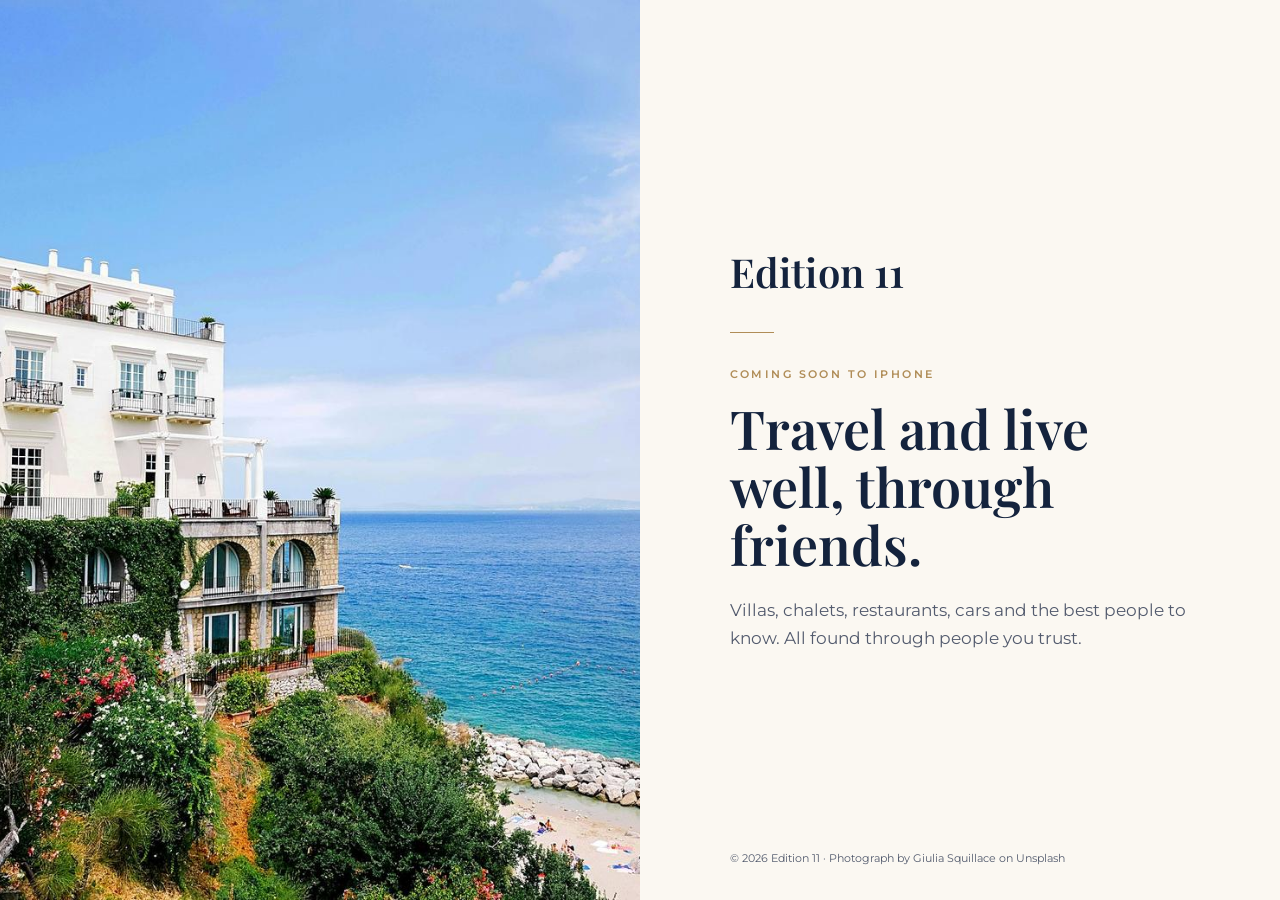
<file: index.html>
<!doctype html>
<html lang="en-GB">
  <head>
    <meta charset="utf-8" />
    <meta name="viewport" content="width=device-width, initial-scale=1, viewport-fit=cover" />
    <title>Edition 11</title>
    <meta name="description" content="Travel and live well, through friends. Villas, chalets, restaurants, cars and the best people to know, all found through people you trust. Coming soon to iPhone." />
    <meta name="theme-color" content="#0B1424" />
    <meta property="og:type" content="website" />
    <meta property="og:site_name" content="Edition 11" />
    <meta property="og:title" content="Edition 11" />
    <meta property="og:description" content="Travel and live well, through friends. Coming soon to iPhone." />
    <meta name="twitter:card" content="summary_large_image" />
    <meta property="og:url" content="https://edition11.com/" />
    <meta property="og:image" content="https://edition11.com/og.jpg" />
    <meta property="og:image:width" content="1200" />
    <meta property="og:image:height" content="630" />
    <meta property="og:image:alt" content="Edition 11: travel and live well, through friends" />
    <link rel="canonical" href="https://edition11.com/" />
    <link rel="icon" href="favicon.svg" type="image/svg+xml" />
    <link rel="apple-touch-icon" href="apple-touch-icon.png" />
    <link rel="preload" href="fonts/playfair-600.woff2" as="font" type="font/woff2" crossorigin />
    <link rel="preload" href="fonts/montserrat-400.woff2" as="font" type="font/woff2" crossorigin />
    <link rel="stylesheet" href="style.css" />
  </head>
  <body>
    <main class="page">
      <div class="photo">
        <img
          src="images/villa-1170.jpg"
          srcset="images/villa-750.jpg 750w, images/villa-1170.jpg 1170w"
          sizes="(min-width: 900px) 50vw, 100vw"
          width="1170"
          height="1622"
          alt="A white villa above the sea"
          fetchpriority="high"
        />
      </div>
      <div class="panel">
        <h1 class="wordmark">Edition 11</h1>
        <div class="rule"></div>
        <div class="words">
          <p class="kicker">Coming soon to iPhone</p>
          <h2 class="headline">Travel and live well, through friends.</h2>
          <p class="line">Villas, chalets, restaurants, cars and the best people to know. All found through people you trust.</p>
          <p class="foot">© 2026 Edition 11 · Photograph by Giulia Squillace on Unsplash</p>
        </div>
      </div>
    </main>
  </body>
</html>
</file>
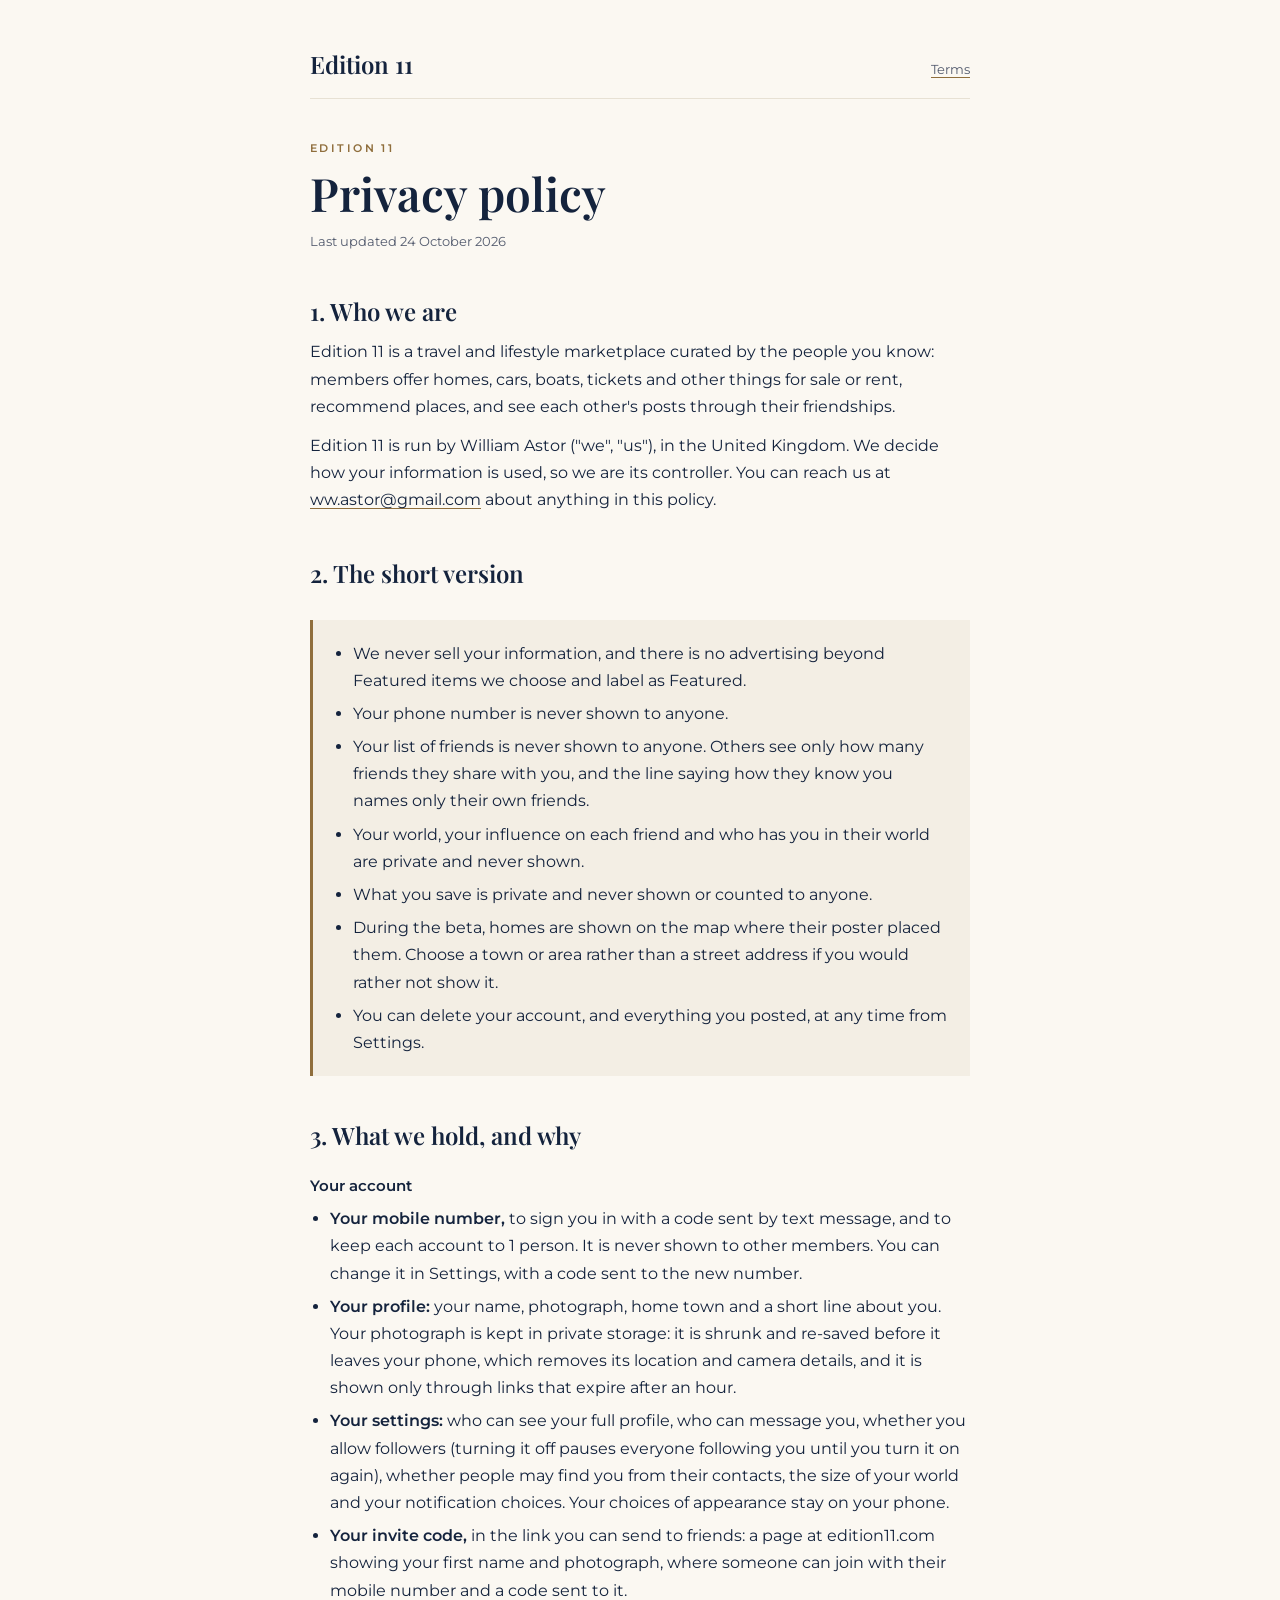
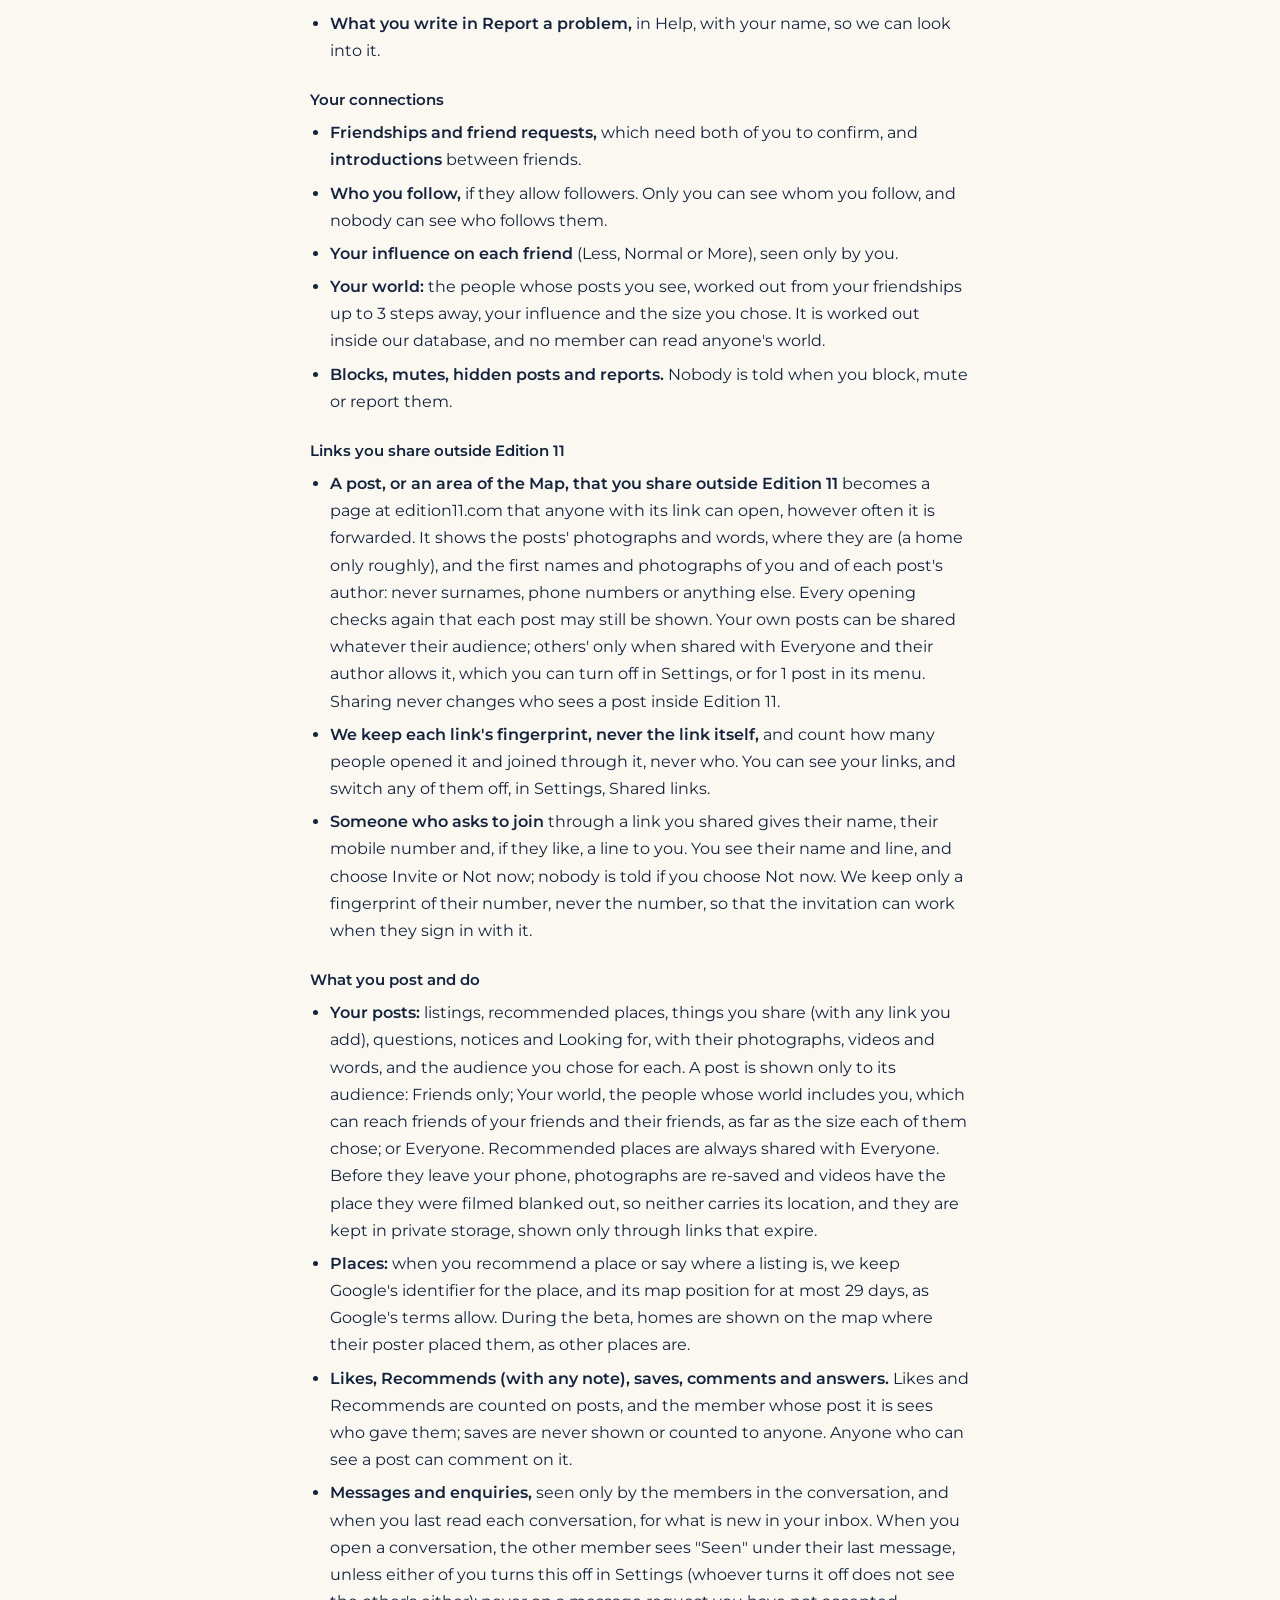
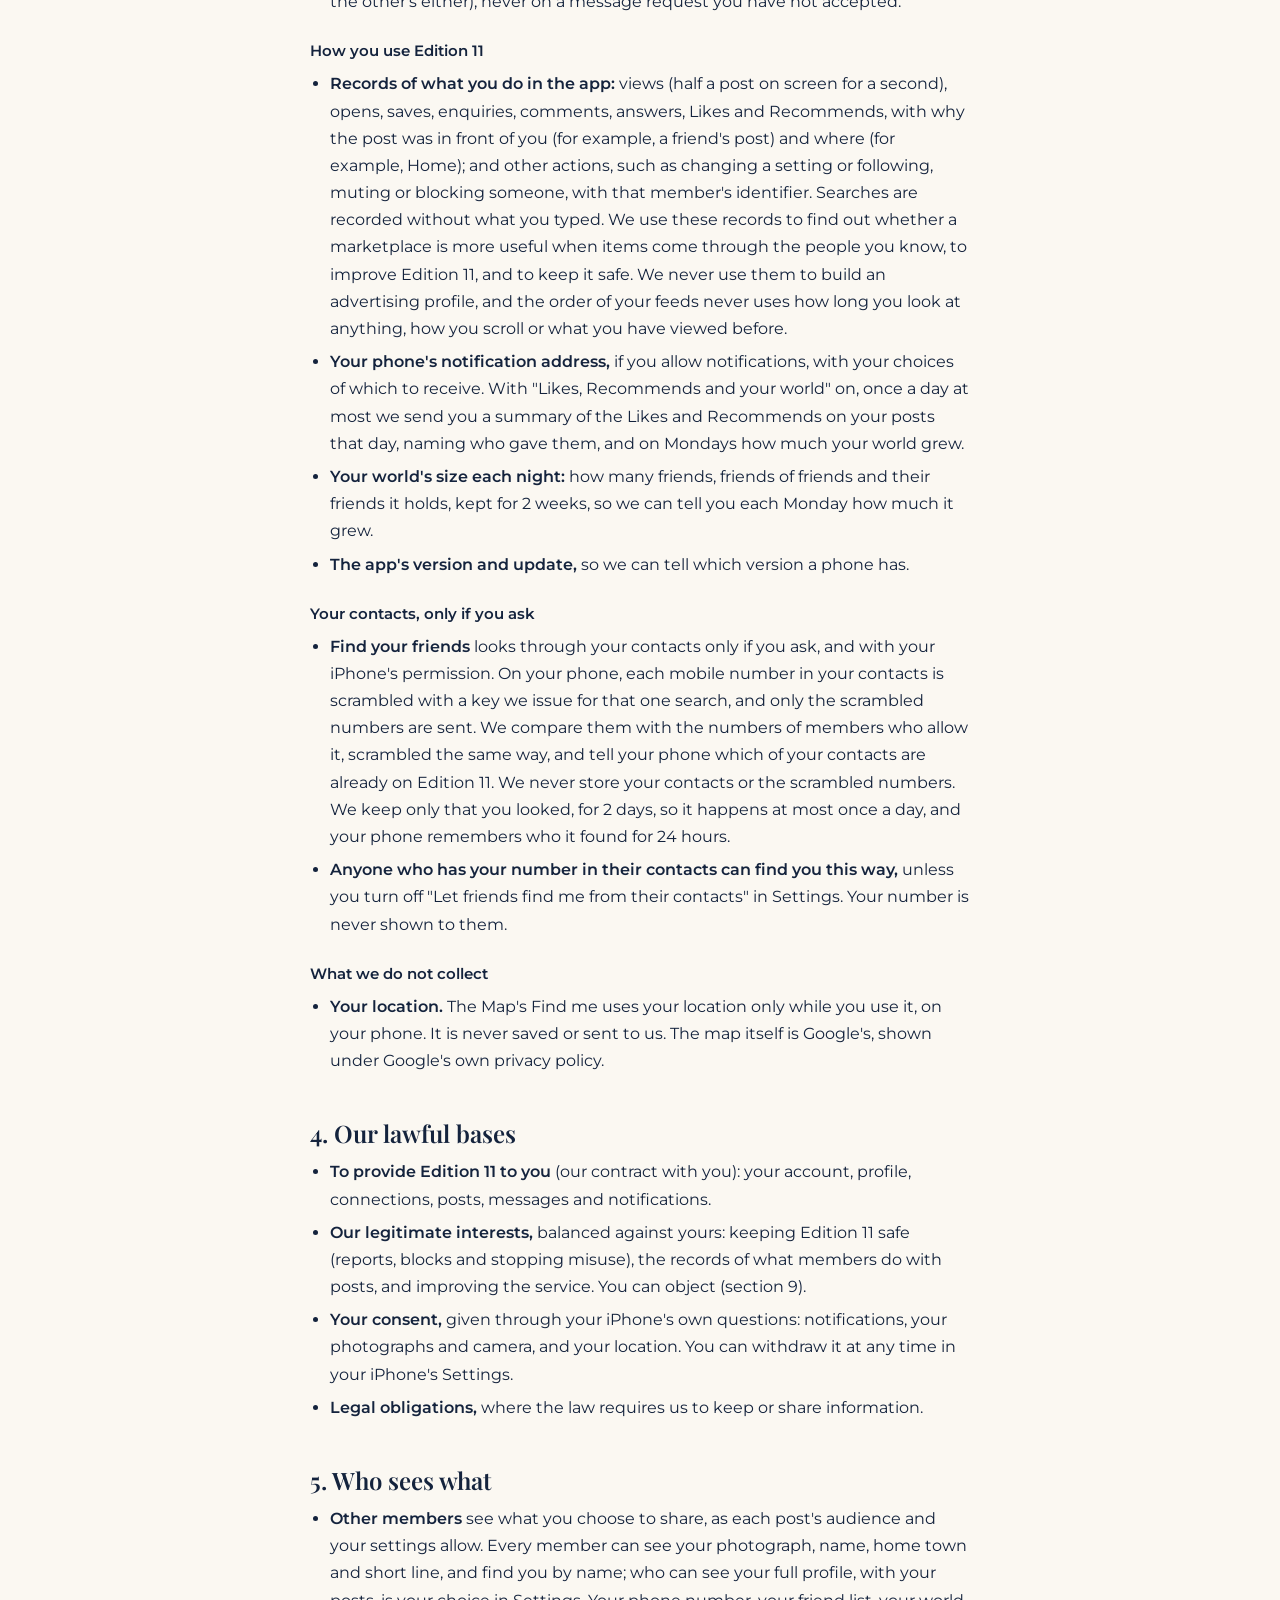
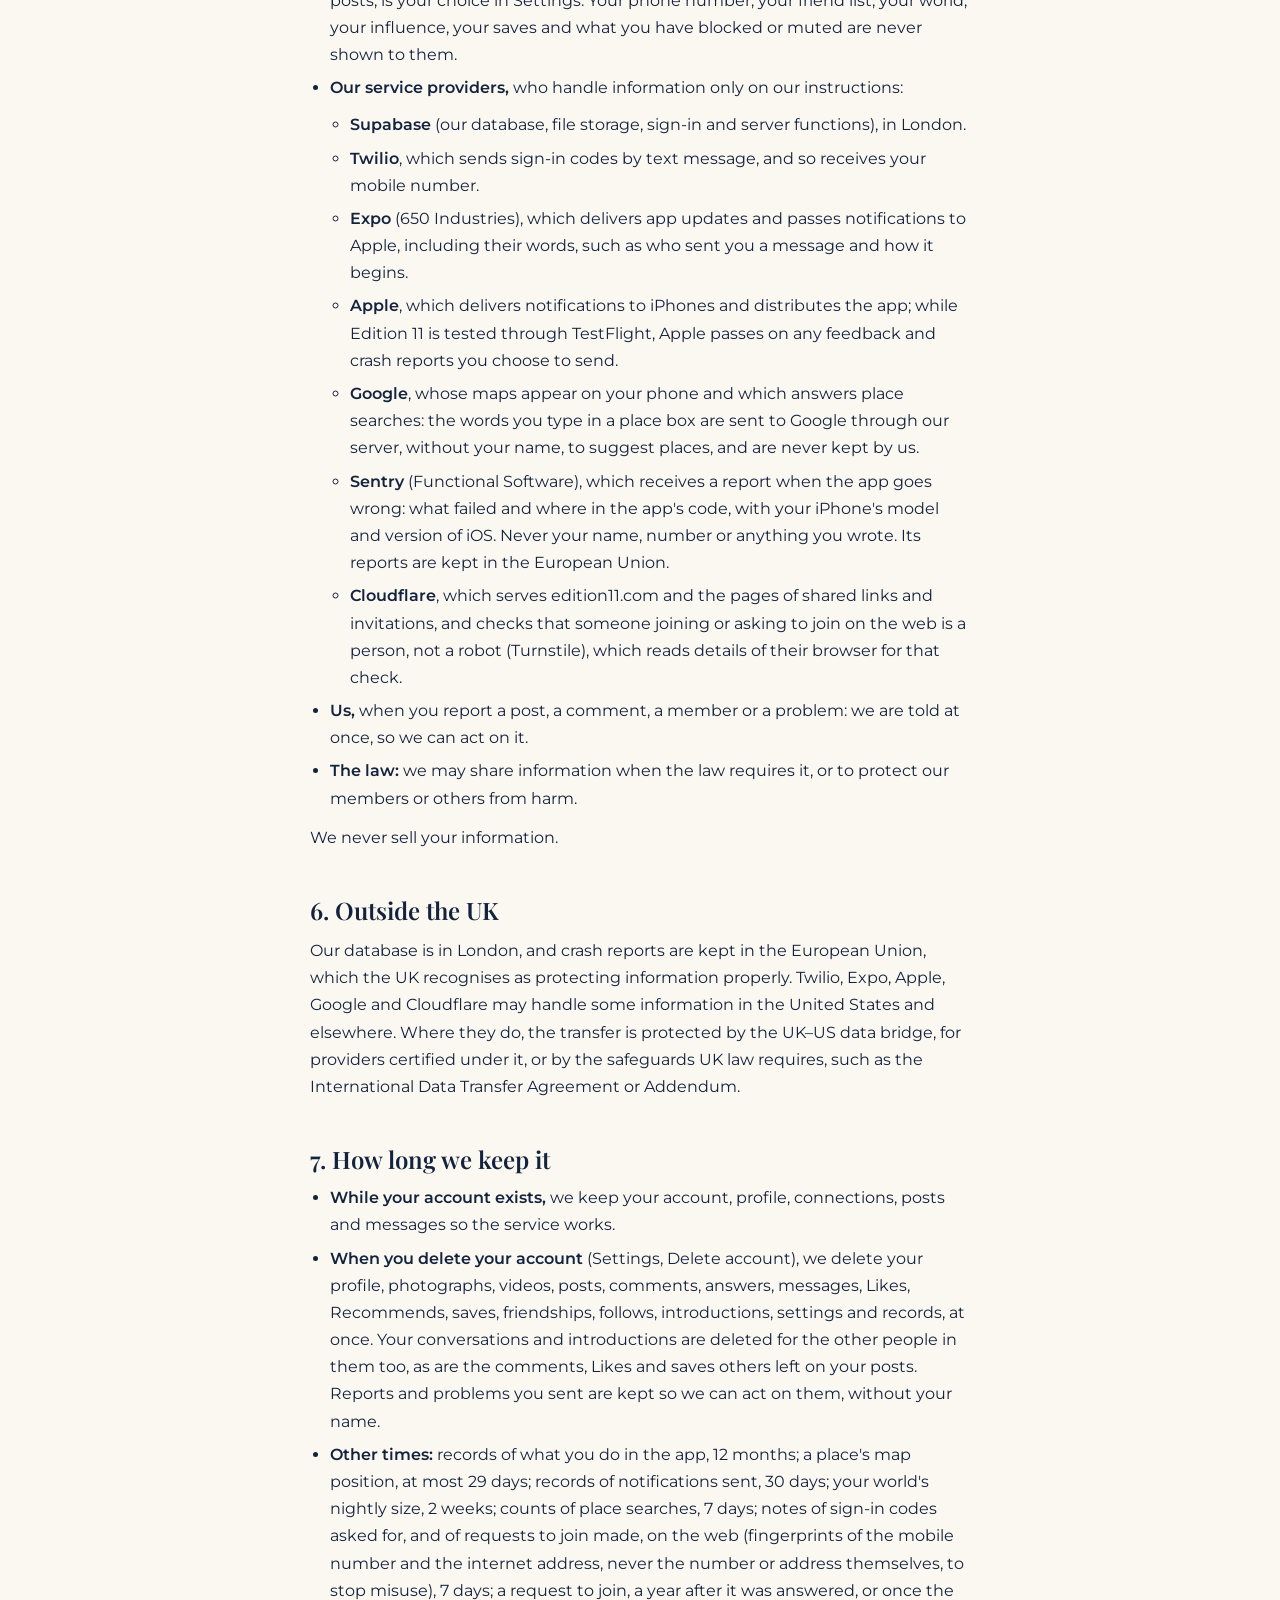
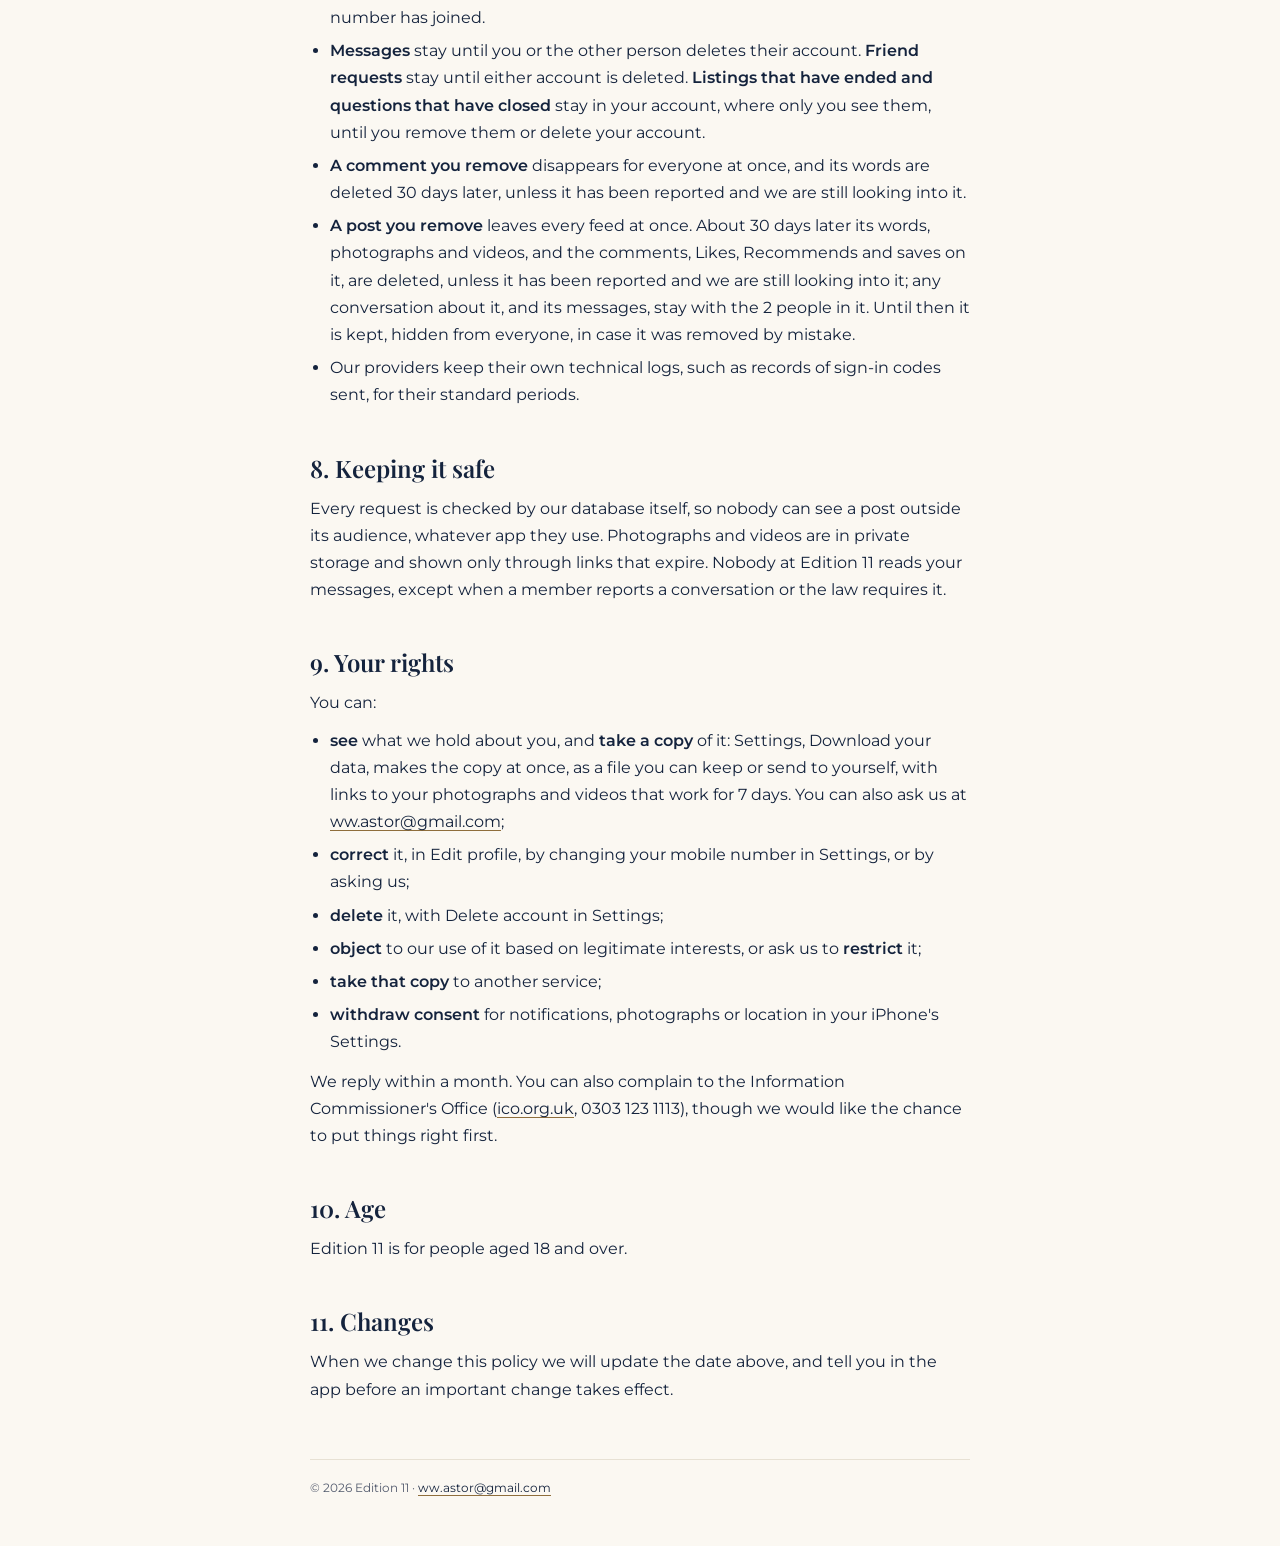
<file: privacy/index.html>
<!doctype html>
<html lang="en-GB">
  <head>
    <meta charset="utf-8" />
    <meta name="viewport" content="width=device-width, initial-scale=1, viewport-fit=cover" />
    <title>Privacy policy · Edition 11</title>
    <meta name="description" content="How Edition 11 looks after your information." />
    <meta name="theme-color" content="#0B1424" />
    <link rel="canonical" href="https://edition11.com/privacy/" />
    <link rel="icon" href="/favicon.svg" type="image/svg+xml" />
    <link rel="apple-touch-icon" href="/apple-touch-icon.png" />
    <link rel="preload" href="/fonts/playfair-600.woff2" as="font" type="font/woff2" crossorigin />
    <link rel="preload" href="/fonts/montserrat-400.woff2" as="font" type="font/woff2" crossorigin />
    <link rel="stylesheet" href="/doc.css" />
  </head>
  <body>
    <main class="doc">
      <div class="top">
        <a class="wordmark" href="/">Edition 11</a>
        <a class="other" href="/terms/">Terms</a>
      </div>
      <p class="kicker">Edition 11</p>
      <h1>Privacy policy</h1>
      <p class="updated">Last updated 24 October 2026</p>
<h2>1. Who we are</h2>
<p>Edition 11 is a travel and lifestyle marketplace curated by the people you know: members offer homes, cars, boats, tickets and other things for sale or rent, recommend places, and see each other's posts through their friendships.</p>
<p>Edition 11 is run by William Astor ("we", "us"), in the United Kingdom. We decide how your information is used, so we are its controller. You can reach us at <a href="mailto:ww.astor@gmail.com">ww.astor@gmail.com</a> about anything in this policy.</p>
<h2>2. The short version</h2>
<div class="summary">
<ul><li>
We never sell your information, and there is no advertising beyond Featured items we choose and label as Featured.
</li><li>
Your phone number is never shown to anyone.
</li><li>
Your list of friends is never shown to anyone. Others see only how many friends they share with you, and the line saying how they know you names only their own friends.
</li><li>
Your world, your influence on each friend and who has you in their world are private and never shown.
</li><li>
What you save is private and never shown or counted to anyone.
</li><li>
During the beta, homes are shown on the map where their poster placed them. Choose a town or area rather than a street address if you would rather not show it.
</li><li>
You can delete your account, and everything you posted, at any time from Settings.
</li></ul>
</div>
<h2>3. What we hold, and why</h2>
<h3>Your account</h3>
<ul><li>
<strong>Your mobile number,</strong> to sign you in with a code sent by text message, and to keep each account to 1 person. It is never shown to other members. You can change it in Settings, with a code sent to the new number.
</li><li>
<strong>Your profile:</strong> your name, photograph, home town and a short line about you. Your photograph is kept in private storage: it is shrunk and re-saved before it leaves your phone, which removes its location and camera details, and it is shown only through links that expire after an hour.
</li><li>
<strong>Your settings:</strong> who can see your full profile, who can message you, whether you allow followers (turning it off pauses everyone following you until you turn it on again), whether people may find you from their contacts, the size of your world and your notification choices. Your choices of appearance stay on your phone.
</li><li>
<strong>Your invite code,</strong> in the link you can send to friends: a page at edition11.com showing your first name and photograph, where someone can join with their mobile number and a code sent to it.
</li><li>
<strong>What you write in Report a problem,</strong> in Help, with your name, so we can look into it.
</li></ul>
<h3>Your connections</h3>
<ul><li>
<strong>Friendships and friend requests,</strong> which need both of you to confirm, and <strong>introductions</strong> between friends.
</li><li>
<strong>Who you follow,</strong> if they allow followers. Only you can see whom you follow, and nobody can see who follows them.
</li><li>
<strong>Your influence on each friend</strong> (Less, Normal or More), seen only by you.
</li><li>
<strong>Your world:</strong> the people whose posts you see, worked out from your friendships up to 3 steps away, your influence and the size you chose. It is worked out inside our database, and no member can read anyone's world.
</li><li>
<strong>Blocks, mutes, hidden posts and reports.</strong> Nobody is told when you block, mute or report them.
</li></ul>
<h3>Links you share outside Edition 11</h3>
<ul><li>
<strong>A post, or an area of the Map, that you share outside Edition 11</strong> becomes a page at edition11.com that anyone with its link can open, however often it is forwarded. It shows the posts' photographs and words, where they are (a home only roughly), and the first names and photographs of you and of each post's author: never surnames, phone numbers or anything else. Every opening checks again that each post may still be shown. Your own posts can be shared whatever their audience; others' only when shared with Everyone and their author allows it, which you can turn off in Settings, or for 1 post in its menu. Sharing never changes who sees a post inside Edition 11.
</li><li>
<strong>We keep each link's fingerprint, never the link itself,</strong> and count how many people opened it and joined through it, never who. You can see your links, and switch any of them off, in Settings, Shared links.
</li><li>
<strong>Someone who asks to join</strong> through a link you shared gives their name, their mobile number and, if they like, a line to you. You see their name and line, and choose Invite or Not now; nobody is told if you choose Not now. We keep only a fingerprint of their number, never the number, so that the invitation can work when they sign in with it.
</li></ul>
<h3>What you post and do</h3>
<ul><li>
<strong>Your posts:</strong> listings, recommended places, things you share (with any link you add), questions, notices and Looking for, with their photographs, videos and words, and the audience you chose for each. A post is shown only to its audience: Friends only; Your world, the people whose world includes you, which can reach friends of your friends and their friends, as far as the size each of them chose; or Everyone. Recommended places are always shared with Everyone. Before they leave your phone, photographs are re-saved and videos have the place they were filmed blanked out, so neither carries its location, and they are kept in private storage, shown only through links that expire.
</li><li>
<strong>Places:</strong> when you recommend a place or say where a listing is, we keep Google's identifier for the place, and its map position for at most 29 days, as Google's terms allow. During the beta, homes are shown on the map where their poster placed them, as other places are.
</li><li>
<strong>Likes, Recommends (with any note), saves, comments and answers.</strong> Likes and Recommends are counted on posts, and the member whose post it is sees who gave them; saves are never shown or counted to anyone. Anyone who can see a post can comment on it.
</li><li>
<strong>Messages and enquiries,</strong> seen only by the members in the conversation, and when you last read each conversation, for what is new in your inbox. When you open a conversation, the other member sees "Seen" under their last message, unless either of you turns this off in Settings (whoever turns it off does not see the other's either); never on a message request you have not accepted.
</li></ul>
<h3>How you use Edition 11</h3>
<ul><li>
<strong>Records of what you do in the app:</strong> views (half a post on screen for a second), opens, saves, enquiries, comments, answers, Likes and Recommends, with why the post was in front of you (for example, a friend's post) and where (for example, Home); and other actions, such as changing a setting or following, muting or blocking someone, with that member's identifier. Searches are recorded without what you typed. We use these records to find out whether a marketplace is more useful when items come through the people you know, to improve Edition 11, and to keep it safe. We never use them to build an advertising profile, and the order of your feeds never uses how long you look at anything, how you scroll or what you have viewed before.
</li><li>
<strong>Your phone's notification address,</strong> if you allow notifications, with your choices of which to receive. With "Likes, Recommends and your world" on, once a day at most we send you a summary of the Likes and Recommends on your posts that day, naming who gave them, and on Mondays how much your world grew.
</li><li>
<strong>Your world's size each night:</strong> how many friends, friends of friends and their friends it holds, kept for 2 weeks, so we can tell you each Monday how much it grew.
</li><li>
<strong>The app's version and update,</strong> so we can tell which version a phone has.
</li></ul>
<h3>Your contacts, only if you ask</h3>
<ul><li>
<strong>Find your friends</strong> looks through your contacts only if you ask, and with your iPhone's permission. On your phone, each mobile number in your contacts is scrambled with a key we issue for that one search, and only the scrambled numbers are sent. We compare them with the numbers of members who allow it, scrambled the same way, and tell your phone which of your contacts are already on Edition 11. We never store your contacts or the scrambled numbers. We keep only that you looked, for 2 days, so it happens at most once a day, and your phone remembers who it found for 24 hours.
</li><li>
<strong>Anyone who has your number in their contacts can find you this way,</strong> unless you turn off "Let friends find me from their contacts" in Settings. Your number is never shown to them.
</li></ul>
<h3>What we do not collect</h3>
<ul><li>
<strong>Your location.</strong> The Map's Find me uses your location only while you use it, on your phone. It is never saved or sent to us. The map itself is Google's, shown under Google's own privacy policy.
</li></ul>
<h2>4. Our lawful bases</h2>
<ul><li>
<strong>To provide Edition 11 to you</strong> (our contract with you): your account, profile, connections, posts, messages and notifications.
</li><li>
<strong>Our legitimate interests,</strong> balanced against yours: keeping Edition 11 safe (reports, blocks and stopping misuse), the records of what members do with posts, and improving the service. You can object (section 9).
</li><li>
<strong>Your consent,</strong> given through your iPhone's own questions: notifications, your photographs and camera, and your location. You can withdraw it at any time in your iPhone's Settings.
</li><li>
<strong>Legal obligations,</strong> where the law requires us to keep or share information.
</li></ul>
<h2>5. Who sees what</h2>
<ul><li>
<strong>Other members</strong> see what you choose to share, as each post's audience and your settings allow. Every member can see your photograph, name, home town and short line, and find you by name; who can see your full profile, with your posts, is your choice in Settings. Your phone number, your friend list, your world, your influence, your saves and what you have blocked or muted are never shown to them.
</li><li>
<strong>Our service providers,</strong> who handle information only on our instructions:
<ul><li>
<strong>Supabase</strong> (our database, file storage, sign-in and server functions), in London.
</li><li>
<strong>Twilio</strong>, which sends sign-in codes by text message, and so receives your mobile number.
</li><li>
<strong>Expo</strong> (650 Industries), which delivers app updates and passes notifications to Apple, including their words, such as who sent you a message and how it begins.
</li><li>
<strong>Apple</strong>, which delivers notifications to iPhones and distributes the app; while Edition 11 is tested through TestFlight, Apple passes on any feedback and crash reports you choose to send.
</li><li>
<strong>Google</strong>, whose maps appear on your phone and which answers place searches: the words you type in a place box are sent to Google through our server, without your name, to suggest places, and are never kept by us.
</li><li>
<strong>Sentry</strong> (Functional Software), which receives a report when the app goes wrong: what failed and where in the app's code, with your iPhone's model and version of iOS. Never your name, number or anything you wrote. Its reports are kept in the European Union.
</li><li>
<strong>Cloudflare</strong>, which serves edition11.com and the pages of shared links and invitations, and checks that someone joining or asking to join on the web is a person, not a robot (Turnstile), which reads details of their browser for that check.
</li></ul>
</li><li>
<strong>Us,</strong> when you report a post, a comment, a member or a problem: we are told at once, so we can act on it.
</li><li>
<strong>The law:</strong> we may share information when the law requires it, or to protect our members or others from harm.
</li></ul>
<p>We never sell your information.</p>
<h2>6. Outside the UK</h2>
<p>Our database is in London, and crash reports are kept in the European Union, which the UK recognises as protecting information properly. Twilio, Expo, Apple, Google and Cloudflare may handle some information in the United States and elsewhere. Where they do, the transfer is protected by the UK–US data bridge, for providers certified under it, or by the safeguards UK law requires, such as the International Data Transfer Agreement or Addendum.</p>
<h2>7. How long we keep it</h2>
<ul><li>
<strong>While your account exists,</strong> we keep your account, profile, connections, posts and messages so the service works.
</li><li>
<strong>When you delete your account</strong> (Settings, Delete account), we delete your profile, photographs, videos, posts, comments, answers, messages, Likes, Recommends, saves, friendships, follows, introductions, settings and records, at once. Your conversations and introductions are deleted for the other people in them too, as are the comments, Likes and saves others left on your posts. Reports and problems you sent are kept so we can act on them, without your name.
</li><li>
<strong>Other times:</strong> records of what you do in the app, 12 months; a place's map position, at most 29 days; records of notifications sent, 30 days; your world's nightly size, 2 weeks; counts of place searches, 7 days; notes of sign-in codes asked for, and of requests to join made, on the web (fingerprints of the mobile number and the internet address, never the number or address themselves, to stop misuse), 7 days; a request to join, a year after it was answered, or once the number has joined.
</li><li>
<strong>Messages</strong> stay until you or the other person deletes their account. <strong>Friend requests</strong> stay until either account is deleted. <strong>Listings that have ended and questions that have closed</strong> stay in your account, where only you see them, until you remove them or delete your account.
</li><li>
<strong>A comment you remove</strong> disappears for everyone at once, and its words are deleted 30 days later, unless it has been reported and we are still looking into it.
</li><li>
<strong>A post you remove</strong> leaves every feed at once. About 30 days later its words, photographs and videos, and the comments, Likes, Recommends and saves on it, are deleted, unless it has been reported and we are still looking into it; any conversation about it, and its messages, stay with the 2 people in it. Until then it is kept, hidden from everyone, in case it was removed by mistake.
</li><li>
Our providers keep their own technical logs, such as records of sign-in codes sent, for their standard periods.
</li></ul>
<h2>8. Keeping it safe</h2>
<p>Every request is checked by our database itself, so nobody can see a post outside its audience, whatever app they use. Photographs and videos are in private storage and shown only through links that expire. Nobody at Edition 11 reads your messages, except when a member reports a conversation or the law requires it.</p>
<h2>9. Your rights</h2>
<p>You can:</p>
<ul><li>
<strong>see</strong> what we hold about you, and <strong>take a copy</strong> of it: Settings, Download your data, makes the copy at once, as a file you can keep or send to yourself, with links to your photographs and videos that work for 7 days. You can also ask us at <a href="mailto:ww.astor@gmail.com">ww.astor@gmail.com</a>;
</li><li>
<strong>correct</strong> it, in Edit profile, by changing your mobile number in Settings, or by asking us;
</li><li>
<strong>delete</strong> it, with Delete account in Settings;
</li><li>
<strong>object</strong> to our use of it based on legitimate interests, or ask us to <strong>restrict</strong> it;
</li><li>
<strong>take that copy</strong> to another service;
</li><li>
<strong>withdraw consent</strong> for notifications, photographs or location in your iPhone's Settings.
</li></ul>
<p>We reply within a month. You can also complain to the Information Commissioner's Office (<a href="https://ico.org.uk">ico.org.uk</a>, 0303 123 1113), though we would like the chance to put things right first.</p>
<h2>10. Age</h2>
<p>Edition 11 is for people aged 18 and over.</p>
<h2>11. Changes</h2>
<p>When we change this policy we will update the date above, and tell you in the app before an important change takes effect.</p>
      <p class="foot">© 2026 Edition 11 · <a href="mailto:ww.astor@gmail.com">ww.astor@gmail.com</a></p>
    </main>
  </body>
</html>
</file>
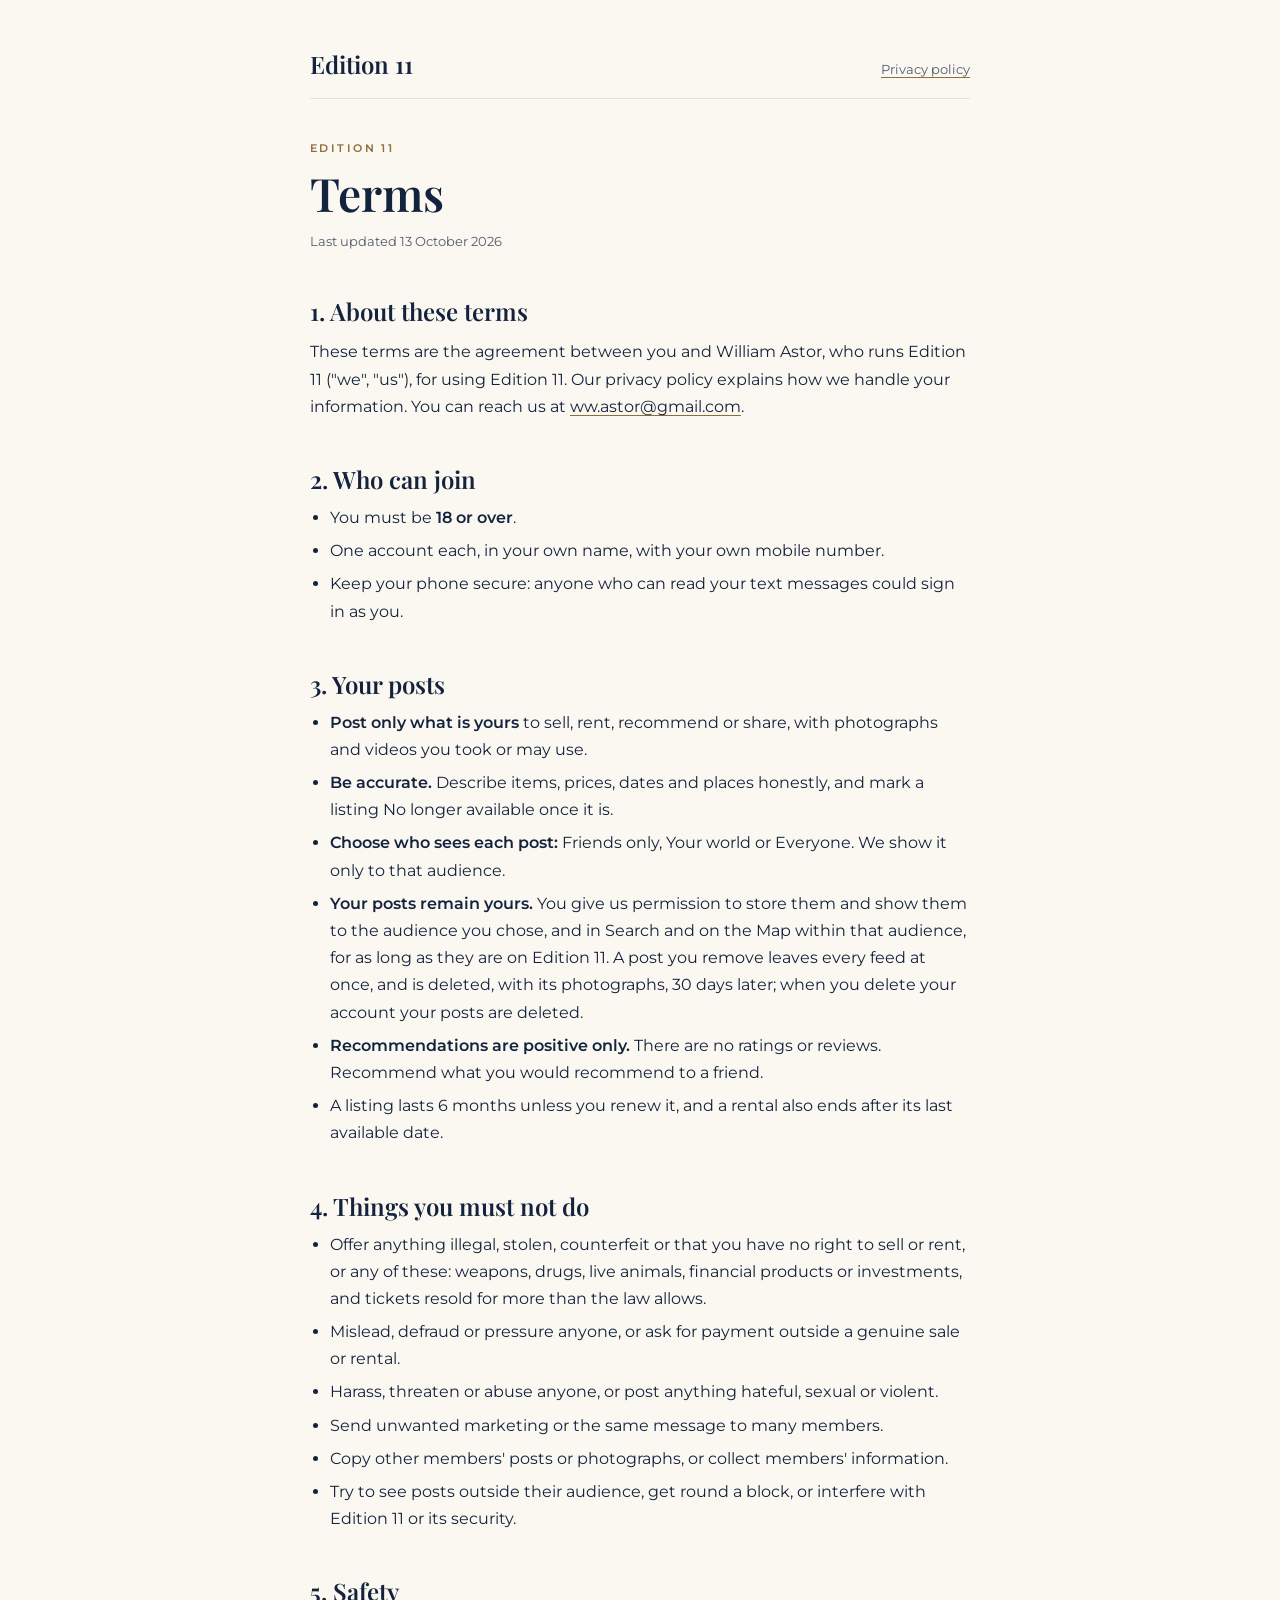
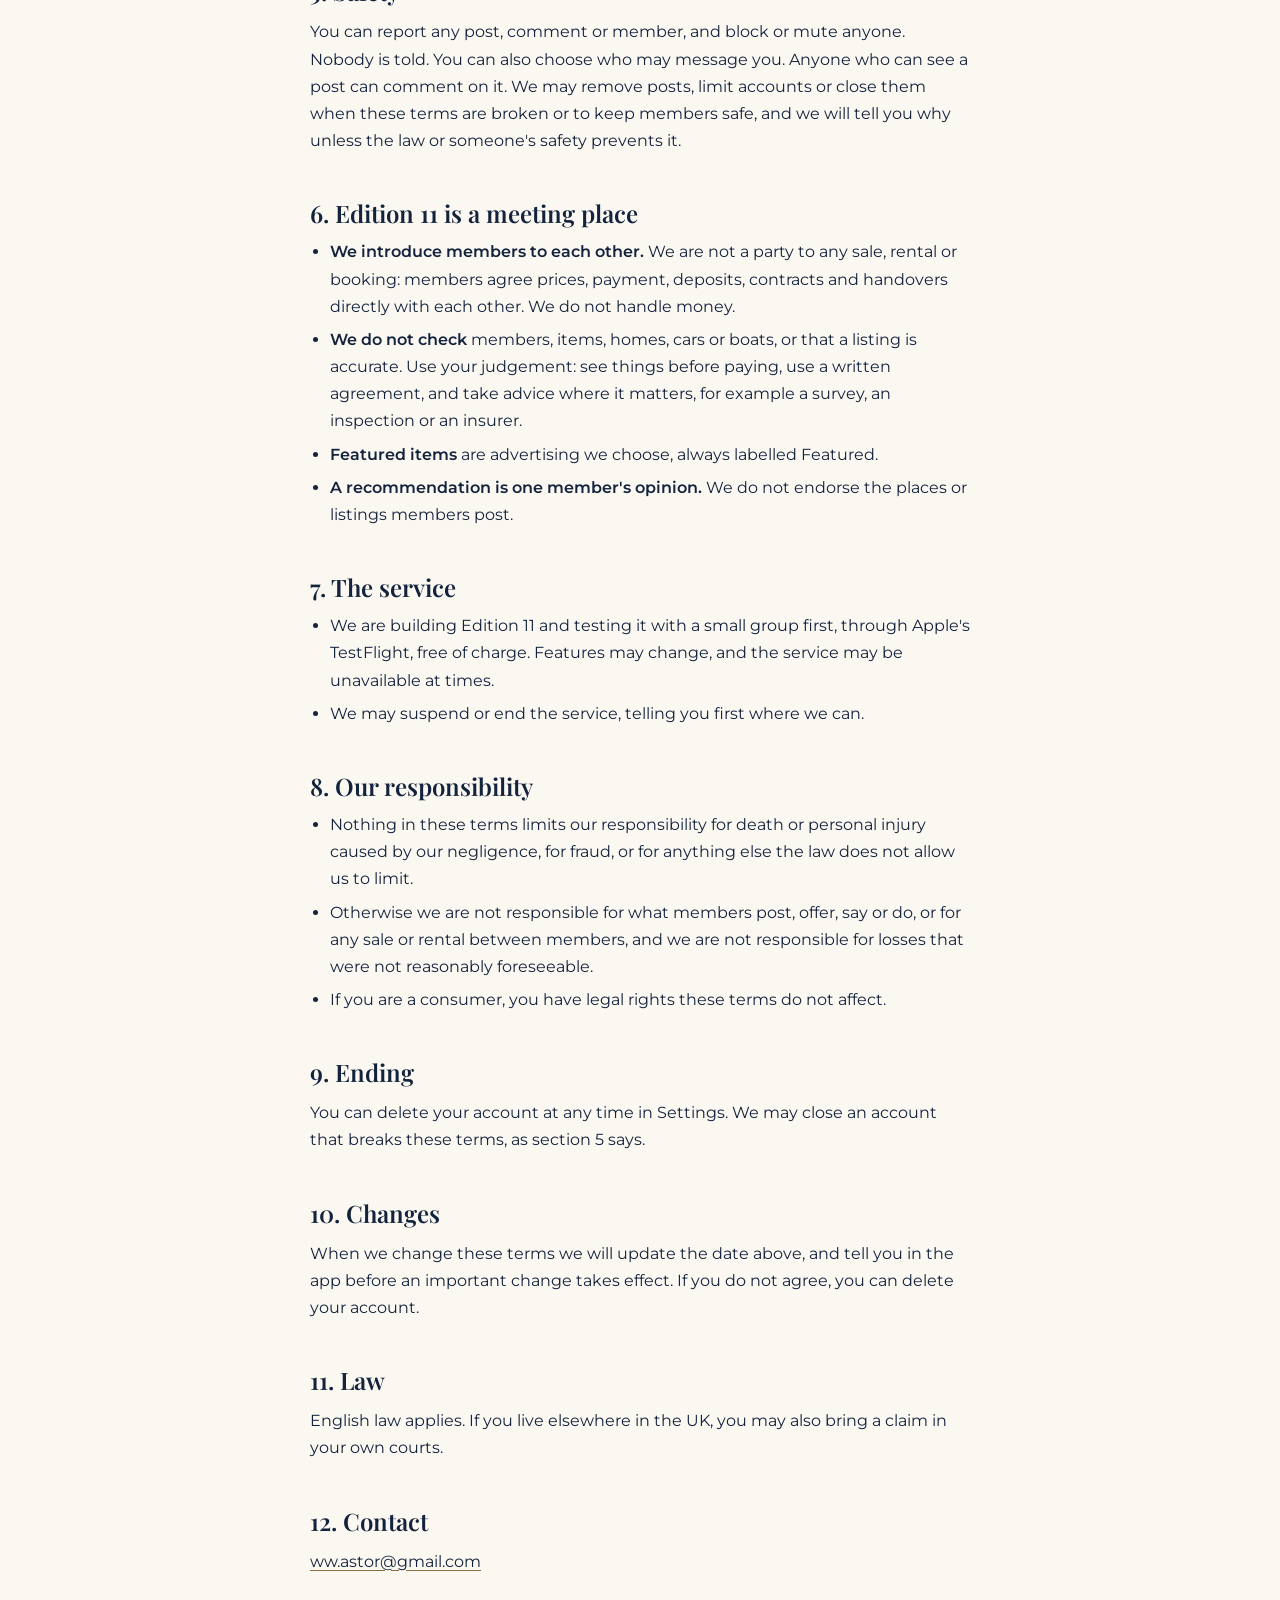
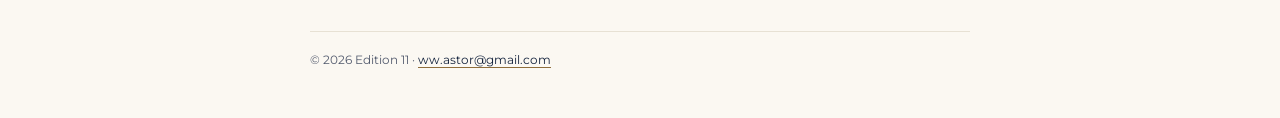
<file: terms/index.html>
<!doctype html>
<html lang="en-GB">
  <head>
    <meta charset="utf-8" />
    <meta name="viewport" content="width=device-width, initial-scale=1, viewport-fit=cover" />
    <title>Terms · Edition 11</title>
    <meta name="description" content="The terms for using Edition 11." />
    <meta name="theme-color" content="#0B1424" />
    <link rel="canonical" href="https://edition11.com/terms/" />
    <link rel="icon" href="/favicon.svg" type="image/svg+xml" />
    <link rel="apple-touch-icon" href="/apple-touch-icon.png" />
    <link rel="preload" href="/fonts/playfair-600.woff2" as="font" type="font/woff2" crossorigin />
    <link rel="preload" href="/fonts/montserrat-400.woff2" as="font" type="font/woff2" crossorigin />
    <link rel="stylesheet" href="/doc.css" />
  </head>
  <body>
    <main class="doc">
      <div class="top">
        <a class="wordmark" href="/">Edition 11</a>
        <a class="other" href="/privacy/">Privacy policy</a>
      </div>
      <p class="kicker">Edition 11</p>
      <h1>Terms</h1>
      <p class="updated">Last updated 13 October 2026</p>
<h2>1. About these terms</h2>
<p>These terms are the agreement between you and William Astor, who runs Edition 11 ("we", "us"), for using Edition 11. Our privacy policy explains how we handle your information. You can reach us at <a href="mailto:ww.astor@gmail.com">ww.astor@gmail.com</a>.</p>
<h2>2. Who can join</h2>
<ul><li>
You must be <strong>18 or over</strong>.
</li><li>
One account each, in your own name, with your own mobile number.
</li><li>
Keep your phone secure: anyone who can read your text messages could sign in as you.
</li></ul>
<h2>3. Your posts</h2>
<ul><li>
<strong>Post only what is yours</strong> to sell, rent, recommend or share, with photographs and videos you took or may use.
</li><li>
<strong>Be accurate.</strong> Describe items, prices, dates and places honestly, and mark a listing No longer available once it is.
</li><li>
<strong>Choose who sees each post:</strong> Friends only, Your world or Everyone. We show it only to that audience.
</li><li>
<strong>Your posts remain yours.</strong> You give us permission to store them and show them to the audience you chose, and in Search and on the Map within that audience, for as long as they are on Edition 11. A post you remove leaves every feed at once, and is deleted, with its photographs, 30 days later; when you delete your account your posts are deleted.
</li><li>
<strong>Recommendations are positive only.</strong> There are no ratings or reviews. Recommend what you would recommend to a friend.
</li><li>
A listing lasts 6 months unless you renew it, and a rental also ends after its last available date.
</li></ul>
<h2>4. Things you must not do</h2>
<ul><li>
Offer anything illegal, stolen, counterfeit or that you have no right to sell or rent, or any of these: weapons, drugs, live animals, financial products or investments, and tickets resold for more than the law allows.
</li><li>
Mislead, defraud or pressure anyone, or ask for payment outside a genuine sale or rental.
</li><li>
Harass, threaten or abuse anyone, or post anything hateful, sexual or violent.
</li><li>
Send unwanted marketing or the same message to many members.
</li><li>
Copy other members' posts or photographs, or collect members' information.
</li><li>
Try to see posts outside their audience, get round a block, or interfere with Edition 11 or its security.
</li></ul>
<h2>5. Safety</h2>
<p>You can report any post, comment or member, and block or mute anyone. Nobody is told. You can also choose who may message you. Anyone who can see a post can comment on it. We may remove posts, limit accounts or close them when these terms are broken or to keep members safe, and we will tell you why unless the law or someone's safety prevents it.</p>
<h2>6. Edition 11 is a meeting place</h2>
<ul><li>
<strong>We introduce members to each other.</strong> We are not a party to any sale, rental or booking: members agree prices, payment, deposits, contracts and handovers directly with each other. We do not handle money.
</li><li>
<strong>We do not check</strong> members, items, homes, cars or boats, or that a listing is accurate. Use your judgement: see things before paying, use a written agreement, and take advice where it matters, for example a survey, an inspection or an insurer.
</li><li>
<strong>Featured items</strong> are advertising we choose, always labelled Featured.
</li><li>
<strong>A recommendation is one member's opinion.</strong> We do not endorse the places or listings members post.
</li></ul>
<h2>7. The service</h2>
<ul><li>
We are building Edition 11 and testing it with a small group first, through Apple's TestFlight, free of charge. Features may change, and the service may be unavailable at times.
</li><li>
We may suspend or end the service, telling you first where we can.
</li></ul>
<h2>8. Our responsibility</h2>
<ul><li>
Nothing in these terms limits our responsibility for death or personal injury caused by our negligence, for fraud, or for anything else the law does not allow us to limit.
</li><li>
Otherwise we are not responsible for what members post, offer, say or do, or for any sale or rental between members, and we are not responsible for losses that were not reasonably foreseeable.
</li><li>
If you are a consumer, you have legal rights these terms do not affect.
</li></ul>
<h2>9. Ending</h2>
<p>You can delete your account at any time in Settings. We may close an account that breaks these terms, as section 5 says.</p>
<h2>10. Changes</h2>
<p>When we change these terms we will update the date above, and tell you in the app before an important change takes effect. If you do not agree, you can delete your account.</p>
<h2>11. Law</h2>
<p>English law applies. If you live elsewhere in the UK, you may also bring a claim in your own courts.</p>
<h2>12. Contact</h2>
<p><a href="mailto:ww.astor@gmail.com">ww.astor@gmail.com</a></p>
      <p class="foot">© 2026 Edition 11 · <a href="mailto:ww.astor@gmail.com">ww.astor@gmail.com</a></p>
    </main>
  </body>
</html>
</file>
<file: style.css>
/* Edition 11's holding page, in Riviera (LUXURYDESIGN.md): ivory, navy and gold by Day, midnight by Evening,
   Playfair Display for the wordmark and titles, Montserrat for everything else. The fonts are served from
   here, not from Google, so a visitor's address is never sent anywhere else. No cookies, no tracking. */

@font-face {
  font-family: 'Playfair Display';
  font-weight: 600;
  font-display: swap;
  src: url('fonts/playfair-600.woff2') format('woff2');
}
@font-face {
  font-family: 'Montserrat';
  font-weight: 400;
  font-display: swap;
  src: url('fonts/montserrat-400.woff2') format('woff2');
}
@font-face {
  font-family: 'Montserrat';
  font-weight: 600;
  font-display: swap;
  src: url('fonts/montserrat-600.woff2') format('woff2');
}

:root {
  --bg: #FBF8F2;
  --ink: #14233D;
  --mute: #7C8396;
  /* The smaller words on the page's own colour: darker than the app's mute, so they read easily on a screen. */
  --soft: #535B6E;
  --gold: #B08D57;
  --line: #E7E1D4;
  --ivory: #F3EEE4;
  --gold-on-dark: #C6A46A;
  --midnight: #0B1424;
  --title: 'Playfair Display', Georgia, 'Times New Roman', serif;
  --body: 'Montserrat', -apple-system, 'Helvetica Neue', Arial, sans-serif;
  color-scheme: light dark;
}

@media (prefers-color-scheme: dark) {
  :root {
    --bg: #0B1424;
    --ink: #F3EEE4;
    --mute: #8D95A8;
    --soft: #A9B0C0;
    --gold: #C6A46A;
    --line: #1F2B44;
  }
}

* {
  box-sizing: border-box;
}

html,
body {
  margin: 0;
  background: var(--midnight);
  color: var(--ivory);
  font-family: var(--body);
  -webkit-font-smoothing: antialiased;
  text-rendering: optimizeLegibility;
}

/* On a phone: the photograph fills the screen, as on the app's welcome, with the words on a midnight
   shade at the foot. */
.page {
  position: relative;
  min-height: 100vh;
  min-height: 100svh;
  display: flex;
  flex-direction: column;
  overflow: hidden;
}

.photo {
  position: absolute;
  inset: 0;
}

/* Laid over its frame, so the photograph's own height never makes the page taller than the screen. */
.photo img {
  position: absolute;
  inset: 0;
  width: 100%;
  height: 100%;
  object-fit: cover;
  object-position: 30% 50%;
  display: block;
}

/* The welcome's shade: a navy veil, darker under the wordmark, clear through the middle, nearly solid at
   the foot so the words read. */
.photo::after {
  content: '';
  position: absolute;
  inset: 0;
  background:
    linear-gradient(rgba(20, 35, 61, 0.25), rgba(20, 35, 61, 0.25)),
    linear-gradient(
      to bottom,
      rgba(11, 20, 36, 0.55) 0%,
      rgba(11, 20, 36, 0.05) 24%,
      rgba(60, 40, 20, 0.08) 40%,
      rgba(11, 20, 36, 0.84) 60%,
      rgba(11, 20, 36, 0.97) 100%
    );
}

.panel {
  position: relative;
  flex: 1;
  display: flex;
  flex-direction: column;
  padding: max(28px, env(safe-area-inset-top)) 24px max(24px, env(safe-area-inset-bottom));
}

.wordmark {
  margin: 0;
  text-align: center;
  font-family: var(--title);
  font-weight: 600;
  font-size: 34px;
  line-height: 1.2;
  letter-spacing: 0.005em;
  color: var(--ivory);
}

.words {
  margin-top: auto;
  max-width: 34rem;
}

.rule {
  display: none;
}

.kicker {
  margin: 0 0 14px;
  font-family: var(--body);
  font-weight: 600;
  font-size: 11px;
  letter-spacing: 0.22em;
  text-transform: uppercase;
  color: var(--gold-on-dark);
}

.headline {
  margin: 0;
  font-family: var(--title);
  font-weight: 600;
  font-size: 35px;
  line-height: 1.09;
  color: var(--ivory);
}

.line {
  margin: 16px 0 0;
  font-size: 15px;
  line-height: 1.6;
  color: rgba(243, 238, 228, 0.86);
}

.foot {
  margin: 40px 0 0;
  font-size: 11px;
  line-height: 1.6;
  color: rgba(243, 238, 228, 0.55);
}

.foot a {
  color: inherit;
}

/* On a wider screen: the photograph on the left, never stretched beyond its own sharpness, and the words on
   the page's own colour on the right, ivory by Day and midnight by Evening. Nothing sits on the photograph. */
@media (min-width: 900px) {
  .page {
    flex-direction: row;
    background: var(--bg);
  }

  .photo {
    position: relative;
    flex: 0 0 50%;
    max-width: 760px;
  }

  .photo::after {
    display: none;
  }

  .photo img {
    object-position: 20% 50%;
  }

  .panel {
    flex: 1;
    justify-content: center;
    padding: 64px clamp(48px, 7vw, 120px);
    color: var(--ink);
  }

  .wordmark {
    text-align: left;
    font-size: 40px;
    color: var(--ink);
  }

  .rule {
    display: block;
    width: 44px;
    height: 1px;
    margin: 36px 0 34px;
    background: var(--gold);
  }

  .words {
    margin-top: 0;
  }

  .kicker {
    color: var(--gold);
    margin-bottom: 18px;
  }

  .headline {
    font-size: clamp(42px, 4.2vw, 58px);
    line-height: 1.08;
    color: var(--ink);
  }

  .line {
    margin-top: 22px;
    font-size: 17px;
    line-height: 1.65;
    color: var(--soft);
  }

  .foot {
    position: absolute;
    left: clamp(48px, 7vw, 120px);
    bottom: 32px;
    margin: 0;
    color: var(--soft);
  }
}

/* The page that says a page is not here. */
.missing .panel {
  justify-content: center;
}

.missing .button {
  display: inline-block;
  margin-top: 28px;
  padding: 14px 26px;
  border-radius: 999px;
  background: var(--gold-on-dark);
  color: var(--midnight);
  font-weight: 600;
  font-size: 12px;
  letter-spacing: 0.18em;
  text-transform: uppercase;
  text-decoration: none;
}

@media (min-width: 900px) {
  .missing .button {
    background: var(--ink);
    color: var(--bg);
  }
}
</file>
<file: doc.css>
/* Edition 11's written pages (the privacy policy and the terms, 13 October 2026), in Riviera like the holding page:
   ivory and navy by Day, midnight by Evening, Playfair Display for titles and Montserrat for the words. The fonts
   are served from here, so a reader's address is never sent anywhere else. No cookies, no tracking. */

@font-face {
  font-family: 'Playfair Display';
  font-weight: 600;
  font-display: swap;
  src: url('/fonts/playfair-600.woff2') format('woff2');
}
@font-face {
  font-family: 'Montserrat';
  font-weight: 400;
  font-display: swap;
  src: url('/fonts/montserrat-400.woff2') format('woff2');
}
@font-face {
  font-family: 'Montserrat';
  font-weight: 600;
  font-display: swap;
  src: url('/fonts/montserrat-600.woff2') format('woff2');
}

:root {
  --bg: #FBF8F2;
  --ink: #14233D;
  --soft: #535B6E;
  --gold: #8F6E3C;
  --line: #E7E1D4;
  --card: #F3EEE4;
  --title: 'Playfair Display', Georgia, 'Times New Roman', serif;
  --body: 'Montserrat', -apple-system, 'Helvetica Neue', Arial, sans-serif;
  color-scheme: light dark;
}

@media (prefers-color-scheme: dark) {
  :root {
    --bg: #0B1424;
    --ink: #F3EEE4;
    --soft: #A9B0C0;
    --gold: #C6A46A;
    --line: #1F2B44;
    --card: #111D33;
  }
}

* {
  box-sizing: border-box;
}

html,
body {
  margin: 0;
  background: var(--bg);
  color: var(--ink);
  font-family: var(--body);
  -webkit-font-smoothing: antialiased;
  text-rendering: optimizeLegibility;
}

.doc {
  max-width: 44rem;
  margin: 0 auto;
  padding: max(28px, env(safe-area-inset-top)) 22px max(48px, env(safe-area-inset-bottom));
}

.top {
  display: flex;
  justify-content: space-between;
  align-items: baseline;
  gap: 16px;
  padding-bottom: 18px;
  border-bottom: 1px solid var(--line);
}

.wordmark {
  font-family: var(--title);
  font-weight: 600;
  font-size: 24px;
  color: var(--ink);
  text-decoration: none;
}

.other {
  font-size: 13px;
  color: var(--soft);
}

.kicker {
  margin: 40px 0 10px;
  font-weight: 600;
  font-size: 11px;
  letter-spacing: 0.22em;
  text-transform: uppercase;
  color: var(--gold);
}

h1 {
  margin: 0;
  font-family: var(--title);
  font-weight: 600;
  font-size: clamp(34px, 6vw, 46px);
  line-height: 1.1;
}

.updated {
  margin: 12px 0 0;
  font-size: 13px;
  color: var(--soft);
}

.summary {
  margin: 32px 0 8px;
  padding: 20px 22px;
  background: var(--card);
  border-left: 3px solid var(--gold);
}

.summary p {
  margin: 0 0 10px;
  font-weight: 600;
}

.summary ul {
  margin: 0;
  padding-left: 18px;
}

h2 {
  margin: 44px 0 0;
  font-family: var(--title);
  font-weight: 600;
  font-size: 24px;
  line-height: 1.25;
}

h3 {
  margin: 26px 0 0;
  font-weight: 600;
  font-size: 15px;
}

p,
li {
  font-size: 15px;
  line-height: 1.7;
}

p {
  margin: 12px 0 0;
}

ul {
  margin: 10px 0 0;
  padding-left: 20px;
}

li + li {
  margin-top: 6px;
}

a {
  color: var(--ink);
  text-decoration-color: var(--gold);
  text-underline-offset: 3px;
}

table {
  width: 100%;
  margin-top: 14px;
  border-collapse: collapse;
  font-size: 14px;
  line-height: 1.55;
}

th,
td {
  padding: 10px 10px 10px 0;
  text-align: left;
  vertical-align: top;
  border-bottom: 1px solid var(--line);
}

th {
  font-weight: 600;
  font-size: 11px;
  letter-spacing: 0.14em;
  text-transform: uppercase;
  color: var(--soft);
}

.foot {
  margin-top: 56px;
  padding-top: 18px;
  border-top: 1px solid var(--line);
  font-size: 12px;
  color: var(--soft);
}

@media (min-width: 700px) {
  .doc {
    padding-top: 48px;
  }

  p,
  li {
    font-size: 16px;
  }
}
</file>
